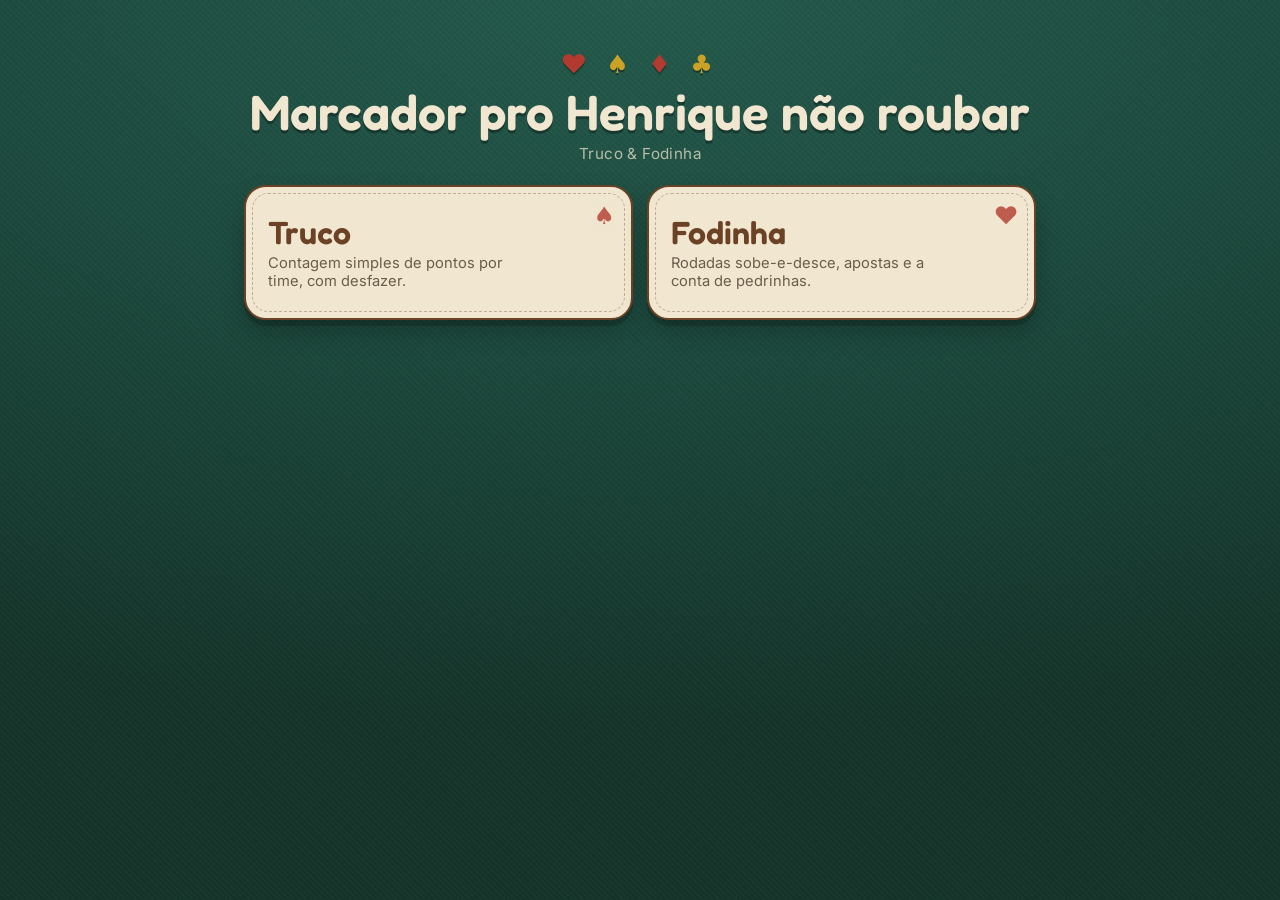
<file: index.html>
<!DOCTYPE html>
<html lang="pt-BR">
<head>
<meta charset="UTF-8">
<meta name="viewport" content="width=device-width, initial-scale=1, viewport-fit=cover">
<meta name="theme-color" content="#1C4A3E">
<meta name="description" content="Placar de mesa para Truco e Fodinha — funciona offline e salva a partida no navegador.">
<meta name="mobile-web-app-capable" content="yes">
<meta name="apple-mobile-web-app-status-bar-style" content="black-translucent">
<title>Placar de Mesa — Truco &amp; Fodinha</title>
<link rel="icon" href="data:image/svg+xml,<svg xmlns='http://www.w3.org/2000/svg' viewBox='0 0 32 32'><rect width='32' height='32' rx='7' fill='%231C4A3E'/><text y='24' x='16' font-size='20' text-anchor='middle'>%E2%99%A0</text></svg>">
<link rel="preconnect" href="https://fonts.googleapis.com">
<link rel="preconnect" href="https://fonts.gstatic.com" crossorigin>
<link rel="stylesheet" href="https://fonts.googleapis.com/css2?family=Fredoka:wght@400;500;600&family=Inter:wght@400;600;700&display=swap">
<link rel="stylesheet" href="css/style.css">
<link rel="manifest" href="manifest.webmanifest">
</head>
<body>

<main class="shell">

  <header class="marca">
    <div class="marca__naipes" aria-hidden="true">
      <span class="vermelho">&hearts;</span> &spades; <span class="vermelho">&diams;</span> &clubs;
    </div>
    <h1 class="marca__titulo">Marcador pro Henrique não roubar</h1>
    <p class="marca__sub">Truco &amp; Fodinha</p>
  </header>

  <!-- Avisos de partida em andamento, montados por js/menu.js -->
  <div id="retomadas"></div>

  <nav class="menu-jogos" aria-label="Escolha o jogo">
    <a class="card-jogo" href="truco.html">
      <span class="card-jogo__selo" aria-hidden="true">&spades;</span>
      <h2 class="card-jogo__nome">Truco</h2>
      <p class="card-jogo__desc">Contagem simples de pontos por time, com desfazer.</p>
    </a>

    <a class="card-jogo" href="fodinha.html">
      <span class="card-jogo__selo" aria-hidden="true">&hearts;</span>
      <h2 class="card-jogo__nome">Fodinha</h2>
      <p class="card-jogo__desc">Rodadas sobe-e-desce, apostas e a conta de pedrinhas.</p>
    </a>
  </nav>

</main>

<script src="js/storage.js"></script>
<script src="js/ui.js"></script>
<script src="js/menu.js"></script>
</body>
</html>
</file>
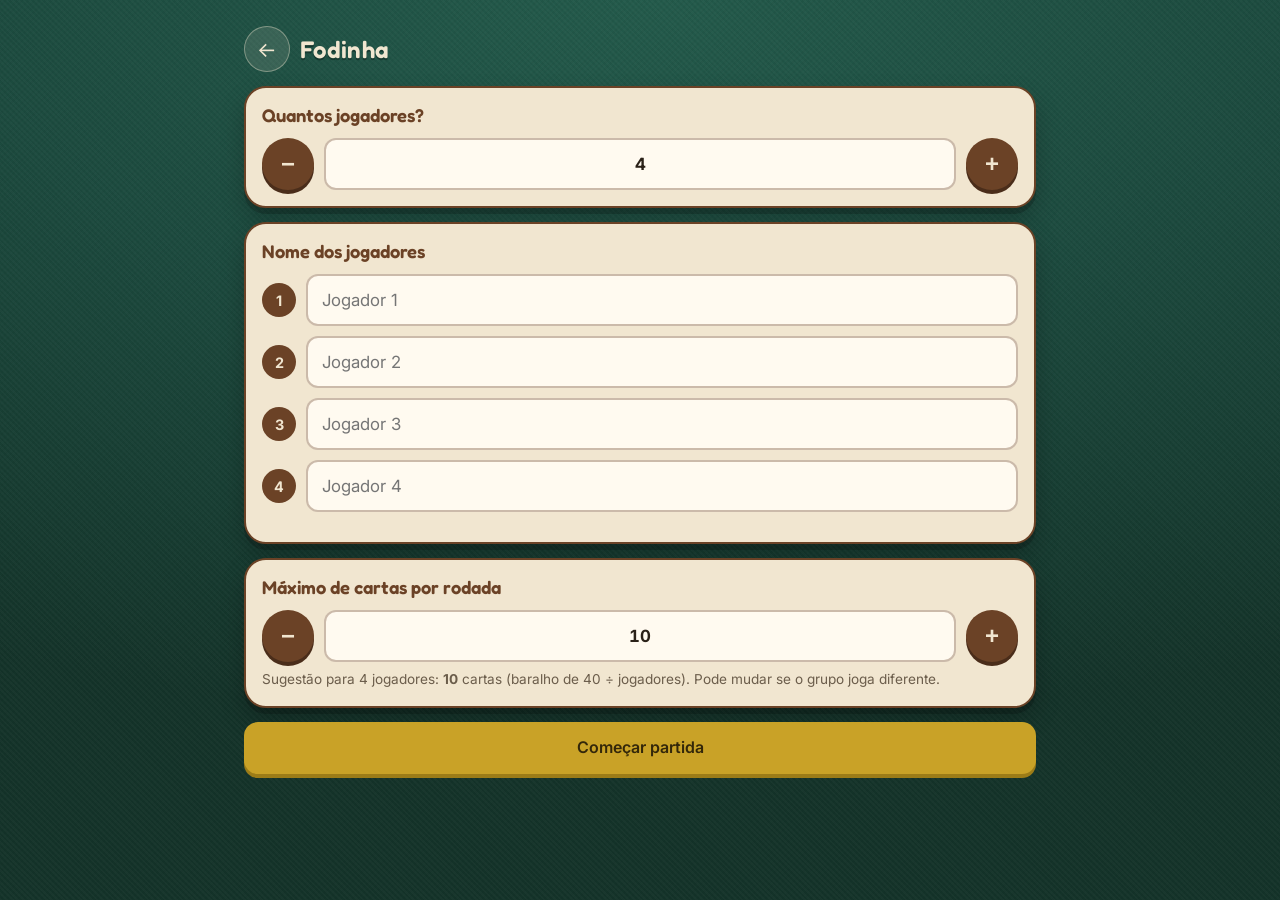
<file: fodinha.html>
<!DOCTYPE html>
<html lang="pt-BR">
<head>
<meta charset="UTF-8">
<meta name="viewport" content="width=device-width, initial-scale=1, viewport-fit=cover">
<meta name="theme-color" content="#1C4A3E">
<meta name="mobile-web-app-capable" content="yes">
<title>Fodinha — Placar de Mesa</title>
<link rel="icon" href="data:image/svg+xml,<svg xmlns='http://www.w3.org/2000/svg' viewBox='0 0 32 32'><rect width='32' height='32' rx='7' fill='%231C4A3E'/><text y='24' x='16' font-size='20' text-anchor='middle'>%E2%99%A5</text></svg>">
<link rel="preconnect" href="https://fonts.googleapis.com">
<link rel="preconnect" href="https://fonts.gstatic.com" crossorigin>
<link rel="stylesheet" href="https://fonts.googleapis.com/css2?family=Fredoka:wght@400;500;600&family=Inter:wght@400;600;700&display=swap">
<link rel="stylesheet" href="css/style.css">
<link rel="manifest" href="manifest.webmanifest">
</head>
<body>

<!-- ===================== SETUP ===================== -->
<main class="shell" id="tela-setup" hidden>

  <header class="topo">
    <a class="btn-voltar" href="index.html" aria-label="Voltar ao menu">&larr;</a>
    <h1 class="topo__titulo">Fodinha</h1>
  </header>

  <section class="painel">
    <h2 class="painel__titulo">Quantos jogadores?</h2>
    <div class="contador-qtd">
      <button type="button" class="btn-redondo" id="menos-jogadores" aria-label="Menos um jogador">−</button>
      <input class="entrada entrada--numero" id="qtd-jogadores" type="number" inputmode="numeric"
             step="1" min="2" max="20" value="4" aria-label="Quantidade de jogadores">
      <button type="button" class="btn-redondo" id="mais-jogadores" aria-label="Mais um jogador">+</button>
    </div>
  </section>

  <section class="painel">
    <h2 class="painel__titulo">Nome dos jogadores</h2>
    <div class="lista-nomes" id="nomes-jogadores"></div>
  </section>

  <section class="painel">
    <h2 class="painel__titulo">Máximo de cartas por rodada</h2>
    <div class="contador-qtd">
      <button type="button" class="btn-redondo" id="menos-cartas" aria-label="Menos uma carta">−</button>
      <input class="entrada entrada--numero" id="max-cartas" type="number" inputmode="numeric"
             step="1" min="1" max="20" value="10" aria-label="Máximo de cartas por rodada">
      <button type="button" class="btn-redondo" id="mais-cartas" aria-label="Mais uma carta">+</button>
    </div>
    <p class="painel__nota" id="nota-max-cartas"></p>
  </section>

  <button type="button" class="btn btn--principal btn--bloco" id="iniciar-fodinha"
          style="margin-bottom:16px">Começar partida</button>

</main>

<!-- ===================== JOGO ===================== -->
<main class="shell shell--com-barra" id="tela-jogo" hidden>

  <header class="topo">
    <a class="btn-voltar" href="index.html" aria-label="Voltar ao menu">&larr;</a>
    <h1 class="topo__titulo">Fodinha</h1>
  </header>

  <div class="abas" role="tablist" aria-label="Seções do jogo">
    <button type="button" class="aba" role="tab" id="aba-rodada" data-aba="rodada" aria-selected="true">Rodada</button>
    <button type="button" class="aba" role="tab" id="aba-ranking" data-aba="ranking" aria-selected="false">Ranking</button>
    <button type="button" class="aba" role="tab" id="aba-historico" data-aba="historico" aria-selected="false">Histórico</button>
  </div>

  <!-- ---------- Aba: rodada atual ---------- -->
  <section id="painel-rodada" role="tabpanel" aria-labelledby="aba-rodada">
    <div class="rodada-topo">
      <div class="rodada-topo__info">
        <p class="rodada-topo__rotulo">Rodada atual</p>
        <p class="rodada-topo__cartas" id="rodada-cartas">1 carta</p>
        <p class="rodada-topo__dir" id="rodada-direcao"></p>
      </div>
      <button type="button" class="btn btn--fantasma btn--pequeno" id="editar-cartas">Ajustar</button>
    </div>

    <p class="aviso-soma" id="aviso-soma" hidden></p>

    <div id="lista-jogadas"></div>
  </section>

  <!-- ---------- Aba: ranking ---------- -->
  <section id="painel-ranking" role="tabpanel" aria-labelledby="aba-ranking" hidden>
    <div class="ranking" id="lista-ranking"></div>

    <section class="painel" style="margin-top:16px">
      <h2 class="painel__titulo">Partida</h2>
      <div class="pilha-8">
        <button type="button" class="btn btn--bloco" id="editar-max">Máximo de cartas por rodada</button>
        <button type="button" class="btn btn--bloco" id="trocar-jogadores">Trocar jogadores</button>
        <button type="button" class="btn btn--perigo btn--bloco" id="reiniciar">Reiniciar partida</button>
      </div>
      <p class="painel__nota">Vence quem tiver <strong>menos pedrinhas</strong>. O jogo não tem fim: parem quando quiserem.</p>
    </section>
  </section>

  <!-- ---------- Aba: histórico ---------- -->
  <section id="painel-historico" role="tabpanel" aria-labelledby="aba-historico" hidden>
    <div class="historico" id="lista-historico"></div>
  </section>

</main>

<div class="barra-acoes" id="barra-jogo" hidden>
  <div class="barra-acoes__interno">
    <button type="button" class="btn btn--madeira" id="desfazer-rodada">↺ Desfazer</button>
    <button type="button" class="btn btn--principal btn--largo" id="fechar-rodada">Fechar rodada</button>
  </div>
</div>

<script src="js/storage.js"></script>
<script src="js/ui.js"></script>
<script src="js/fodinha.js"></script>
</body>
</html>
</file>
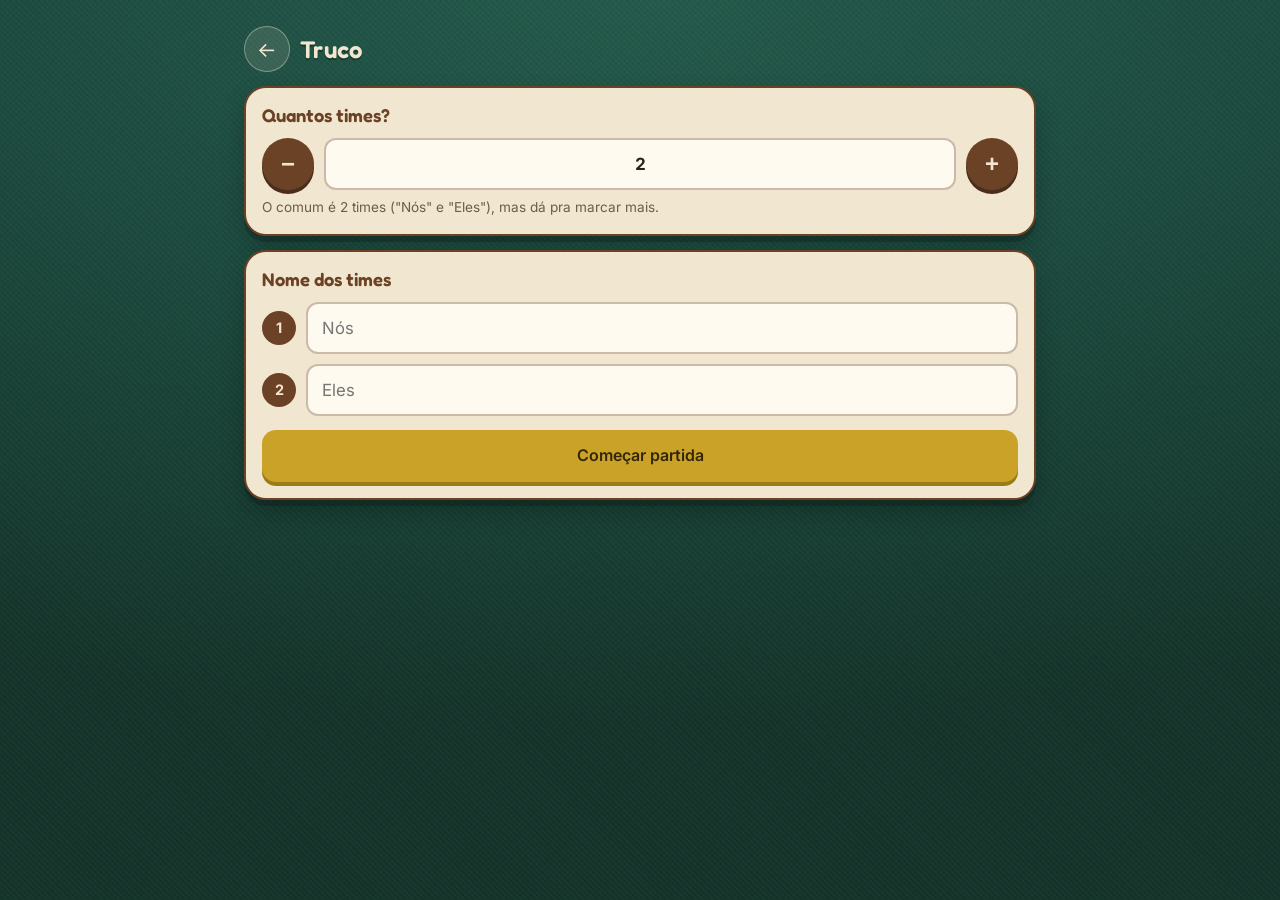
<file: truco.html>
<!DOCTYPE html>
<html lang="pt-BR">
<head>
<meta charset="UTF-8">
<meta name="viewport" content="width=device-width, initial-scale=1, viewport-fit=cover">
<meta name="theme-color" content="#1C4A3E">
<meta name="mobile-web-app-capable" content="yes">
<title>Truco — Placar de Mesa</title>
<link rel="icon" href="data:image/svg+xml,<svg xmlns='http://www.w3.org/2000/svg' viewBox='0 0 32 32'><rect width='32' height='32' rx='7' fill='%231C4A3E'/><text y='24' x='16' font-size='20' text-anchor='middle'>%E2%99%A0</text></svg>">
<link rel="preconnect" href="https://fonts.googleapis.com">
<link rel="preconnect" href="https://fonts.gstatic.com" crossorigin>
<link rel="stylesheet" href="https://fonts.googleapis.com/css2?family=Fredoka:wght@400;500;600&family=Inter:wght@400;600;700&display=swap">
<link rel="stylesheet" href="css/style.css">
<link rel="manifest" href="manifest.webmanifest">
</head>
<body>

<!-- ===================== SETUP ===================== -->
<main class="shell" id="tela-setup" hidden>

  <header class="topo">
    <a class="btn-voltar" href="index.html" aria-label="Voltar ao menu">&larr;</a>
    <h1 class="topo__titulo">Truco</h1>
  </header>

  <section class="painel">
    <h2 class="painel__titulo">Quantos times?</h2>
    <div class="contador-qtd">
      <button type="button" class="btn-redondo" id="menos-times" aria-label="Menos um time">−</button>
      <input class="entrada entrada--numero" id="qtd-times" type="number" inputmode="numeric"
             step="1" min="2" max="12" value="2" aria-label="Quantidade de times">
      <button type="button" class="btn-redondo" id="mais-times" aria-label="Mais um time">+</button>
    </div>
    <p class="painel__nota">O comum é 2 times ("Nós" e "Eles"), mas dá pra marcar mais.</p>
  </section>

  <section class="painel">
    <h2 class="painel__titulo">Nome dos times</h2>
    <div class="lista-nomes" id="nomes-times"></div>
    <button type="button" class="btn btn--principal btn--bloco" id="iniciar-truco">Começar partida</button>
  </section>

</main>

<!-- ===================== JOGO ===================== -->
<main class="shell shell--com-barra" id="tela-jogo" hidden>

  <header class="topo">
    <a class="btn-voltar" href="index.html" aria-label="Voltar ao menu">&larr;</a>
    <h1 class="topo__titulo">Truco</h1>
    <button type="button" class="btn btn--fantasma btn--pequeno" id="editar-times">Times</button>
  </header>

  <div id="lista-times"></div>

  <p class="painel__nota" style="color:rgba(241,230,208,.6);text-align:center;padding:0 8px">
    Toque em <strong>+1 / +2 / +3</strong> pra marcar. Errou? Use o <strong>−1</strong> ou o desfazer.
  </p>

</main>

<div class="barra-acoes" id="barra-jogo" hidden>
  <div class="barra-acoes__interno">
    <button type="button" class="btn btn--madeira btn--largo" id="desfazer">↺ Desfazer</button>
    <button type="button" class="btn btn--perigo" id="reiniciar">Reiniciar</button>
  </div>
</div>

<script src="js/storage.js"></script>
<script src="js/ui.js"></script>
<script src="js/truco.js"></script>
</body>
</html>
</file>
<file: css/style.css>
/* ==========================================================================
   Placar de Mesa — Truco & Fodinha
   Estilos compartilhados. Mobile-first (base pensada em ~375px de largura).
   ========================================================================== */

:root {
  --feltro: #1C4A3E;
  --feltro-escuro: #143329;
  --feltro-claro: #235a4b;
  --madeira: #6B4226;
  --madeira-escura: #4a2d1a;
  --marfim: #F1E6D0;
  --marfim-sombra: #ddcdb0;
  --vermelho: #B23A2E;
  --vermelho-escuro: #8c2c22;
  --dourado: #C9A227;
  --dourado-escuro: #9c7c17;
  --pedra: #8A8D91;
  --pedra-escura: #63666a;

  --tinta: #2a2118;          /* texto sobre marfim */
  --tinta-suave: #6b5d4b;

  --raio: 16px;
  --raio-g: 22px;
  --toque: 52px;             /* área mínima de toque */

  --fonte-display: "Fredoka", "Bagel Fat One", "Trebuchet MS", "Segoe UI", system-ui, sans-serif;
  --fonte-corpo: "Inter", "Work Sans", "Segoe UI", system-ui, -apple-system, sans-serif;

  --sombra-carta: 0 6px 0 rgba(0, 0, 0, .18), 0 12px 24px rgba(0, 0, 0, .22);
}

*,
*::before,
*::after { box-sizing: border-box; }

html { -webkit-text-size-adjust: 100%; }

body {
  margin: 0;
  min-height: 100dvh;
  font-family: var(--fonte-corpo);
  color: var(--marfim);
  background-color: var(--feltro);
  /* textura de feltro: trama fina + vinheta, sem cara de gradiente de dashboard */
  background-image:
    repeating-linear-gradient(45deg, rgba(255, 255, 255, .022) 0 2px, transparent 2px 4px),
    repeating-linear-gradient(-45deg, rgba(0, 0, 0, .035) 0 2px, transparent 2px 4px),
    radial-gradient(120% 80% at 50% 0%, var(--feltro-claro) 0%, var(--feltro) 45%, var(--feltro-escuro) 100%);
  background-attachment: fixed;
  -webkit-tap-highlight-color: transparent;
}

/* Layout base ------------------------------------------------------------ */

.shell {
  width: 100%;
  max-width: 560px;
  margin: 0 auto;
  padding: 14px 14px calc(20px + env(safe-area-inset-bottom));
}

.shell--com-barra { padding-bottom: calc(112px + env(safe-area-inset-bottom)); }

.topo {
  display: flex;
  align-items: center;
  gap: 10px;
  padding: 6px 0 14px;
}

.topo__titulo {
  font-family: var(--fonte-display);
  font-size: 1.5rem;
  font-weight: 600;
  margin: 0;
  flex: 1;
  letter-spacing: .3px;
  text-shadow: 0 2px 0 rgba(0, 0, 0, .3);
}

/* Cabeçalho da home ------------------------------------------------------ */

.marca {
  text-align: center;
  padding: 28px 0 22px;
}

.marca__naipes {
  font-size: 1.6rem;
  letter-spacing: 6px;
  color: var(--dourado);
  text-shadow: 0 2px 0 rgba(0, 0, 0, .35);
}

.marca__naipes .vermelho { color: var(--vermelho); }

.marca__titulo {
  font-family: var(--fonte-display);
  font-size: clamp(2.2rem, 12vw, 3.1rem);
  line-height: 1.02;
  margin: 8px 0 6px;
  font-weight: 600;
  text-shadow: 0 3px 0 rgba(0, 0, 0, .32);
}

.marca__sub {
  margin: 0;
  color: rgba(241, 230, 208, .72);
  font-size: .95rem;
  letter-spacing: .4px;
}

/* Painéis (cartas) ------------------------------------------------------- */

.painel {
  background: var(--marfim);
  color: var(--tinta);
  border-radius: var(--raio-g);
  border: 2px solid var(--madeira);
  box-shadow: var(--sombra-carta);
  padding: 16px;
  margin-bottom: 14px;
}

.painel__titulo {
  font-family: var(--fonte-display);
  font-size: 1.15rem;
  font-weight: 600;
  margin: 0 0 12px;
  color: var(--madeira);
}

.painel__nota {
  margin: 8px 0 0;
  font-size: .85rem;
  color: var(--tinta-suave);
  line-height: 1.45;
}

/* Cards do menu ---------------------------------------------------------- */

.menu-jogos {
  display: grid;
  gap: 14px;
  grid-template-columns: 1fr;
}

.card-jogo {
  display: block;
  text-decoration: none;
  background: var(--marfim);
  color: var(--tinta);
  border: 2px solid var(--madeira);
  border-radius: var(--raio-g);
  box-shadow: var(--sombra-carta);
  padding: 20px 18px;
  position: relative;
  overflow: hidden;
  transition: transform .12s ease, box-shadow .12s ease;
}

.card-jogo::after {
  content: "";
  position: absolute;
  inset: 6px;
  border: 1.5px dashed rgba(107, 66, 38, .35);
  border-radius: 16px;
  pointer-events: none;
}

.card-jogo:active {
  transform: translateY(4px);
  box-shadow: 0 2px 0 rgba(0, 0, 0, .18), 0 6px 12px rgba(0, 0, 0, .2);
}

.card-jogo__nome {
  font-family: var(--fonte-display);
  font-size: 2rem;
  font-weight: 600;
  color: var(--madeira);
  margin: 0 0 4px;
  line-height: 1.1;
}

.card-jogo__desc {
  margin: 0;
  font-size: .92rem;
  color: var(--tinta-suave);
  max-width: 30ch;
}

.card-jogo__selo {
  position: absolute;
  top: 14px;
  right: 16px;
  font-size: 1.5rem;
  color: var(--vermelho);
  opacity: .8;
}

/* Botões ----------------------------------------------------------------- */

.btn {
  font-family: var(--fonte-corpo);
  font-size: 1rem;
  font-weight: 600;
  min-height: var(--toque);
  padding: 12px 18px;
  border-radius: 14px;
  border: none;
  cursor: pointer;
  /* tom levemente mais escuro que o marfim: destaca o botão dentro do painel */
  background: #e3d3b4;
  color: var(--tinta);
  box-shadow: 0 4px 0 #bfa981;
  transition: transform .08s ease, box-shadow .08s ease, filter .12s ease;
  touch-action: manipulation;
  line-height: 1.2;
}

.btn:active {
  transform: translateY(3px);
  box-shadow: 0 1px 0 #bfa981;
}

.btn:disabled {
  opacity: .45;
  cursor: not-allowed;
  transform: none;
  box-shadow: 0 4px 0 #bfa981;
}

.btn--principal {
  background: var(--dourado);
  color: #33270a;
  box-shadow: 0 4px 0 var(--dourado-escuro);
}
.btn--principal:active { box-shadow: 0 1px 0 var(--dourado-escuro); }
.btn--principal:disabled { box-shadow: 0 4px 0 var(--dourado-escuro); }

.btn--perigo {
  background: var(--vermelho);
  color: #fff;
  box-shadow: 0 4px 0 var(--vermelho-escuro);
}
.btn--perigo:active { box-shadow: 0 1px 0 var(--vermelho-escuro); }

.btn--madeira {
  background: var(--madeira);
  color: var(--marfim);
  box-shadow: 0 4px 0 var(--madeira-escura);
}
.btn--madeira:active { box-shadow: 0 1px 0 var(--madeira-escura); }

.btn--fantasma {
  background: rgba(241, 230, 208, .12);
  color: var(--marfim);
  box-shadow: 0 4px 0 rgba(0, 0, 0, .22);
  border: 1.5px solid rgba(241, 230, 208, .4);
}
.btn--fantasma:active { box-shadow: 0 1px 0 rgba(0, 0, 0, .22); }

.btn--bloco { width: 100%; }

.btn--pequeno {
  min-height: 44px;
  padding: 8px 14px;
  font-size: .9rem;
  border-radius: 12px;
}

.btn-voltar {
  display: inline-flex;
  align-items: center;
  justify-content: center;
  width: 46px;
  height: 46px;
  border-radius: 50%;
  border: 1.5px solid rgba(241, 230, 208, .4);
  background: rgba(241, 230, 208, .12);
  color: var(--marfim);
  font-size: 1.3rem;
  text-decoration: none;
  cursor: pointer;
  flex: none;
}

.btn-voltar:active { background: rgba(241, 230, 208, .25); }

/* Barra fixa inferior (alcance do polegar) -------------------------------- */

.barra-acoes {
  position: fixed;
  left: 0;
  right: 0;
  bottom: 0;
  z-index: 20;
  padding: 10px 14px calc(10px + env(safe-area-inset-bottom));
  background: linear-gradient(to top, var(--feltro-escuro) 62%, rgba(20, 51, 41, 0));
}

.barra-acoes__interno {
  width: 100%;
  max-width: 560px;
  margin: 0 auto;
  display: flex;
  gap: 8px;
}

.barra-acoes .btn { flex: 1; }
.barra-acoes .btn--largo { flex: 2; }

/* Formulários ------------------------------------------------------------ */

.campo { margin-bottom: 12px; }

.campo__rotulo {
  display: block;
  font-size: .85rem;
  font-weight: 600;
  color: var(--madeira);
  margin-bottom: 6px;
  letter-spacing: .2px;
}

.entrada {
  width: 100%;
  min-height: var(--toque);
  padding: 12px 14px;
  font-family: var(--fonte-corpo);
  font-size: 1.05rem;
  color: var(--tinta);
  background: #fffaf0;
  border: 2px solid rgba(107, 66, 38, .35);
  border-radius: 12px;
  outline: none;
}

.entrada:focus {
  border-color: var(--madeira);
  box-shadow: 0 0 0 3px rgba(201, 162, 39, .35);
}

.entrada--numero {
  text-align: center;
  font-variant-numeric: tabular-nums;
  font-weight: 700;
}

/* remove as setinhas do input number (usamos os steppers) */
.entrada--numero::-webkit-outer-spin-button,
.entrada--numero::-webkit-inner-spin-button {
  -webkit-appearance: none;
  margin: 0;
}
.entrada--numero { -moz-appearance: textfield; appearance: textfield; }

.lista-nomes {
  display: grid;
  gap: 10px;
  margin-bottom: 14px;
}

.linha-nome {
  display: flex;
  align-items: center;
  gap: 10px;
}

.linha-nome__num {
  flex: none;
  width: 34px;
  height: 34px;
  border-radius: 50%;
  background: var(--madeira);
  color: var(--marfim);
  display: grid;
  place-items: center;
  font-weight: 700;
  font-size: .9rem;
}

.contador-qtd {
  display: flex;
  align-items: center;
  gap: 10px;
}

.contador-qtd .entrada { flex: 1; }

.btn-redondo {
  flex: none;
  width: var(--toque);
  height: var(--toque);
  border-radius: 50%;
  border: none;
  background: var(--madeira);
  color: var(--marfim);
  font-size: 1.5rem;
  font-weight: 700;
  line-height: 1;
  cursor: pointer;
  box-shadow: 0 4px 0 var(--madeira-escura);
  touch-action: manipulation;
  display: grid;
  place-items: center;
}

.btn-redondo:active { transform: translateY(3px); box-shadow: 0 1px 0 var(--madeira-escura); }
.btn-redondo:disabled { opacity: .4; cursor: not-allowed; transform: none; }

/* Truco: painel de time -------------------------------------------------- */

.time {
  background: var(--marfim);
  border: 2px solid var(--madeira);
  border-radius: var(--raio-g);
  box-shadow: var(--sombra-carta);
  padding: 14px;
  margin-bottom: 12px;
  color: var(--tinta);
}

.time__cabecalho {
  display: flex;
  align-items: center;
  gap: 12px;
  margin-bottom: 8px;
}

.time__nome {
  font-family: var(--fonte-display);
  font-size: 1.35rem;
  font-weight: 600;
  color: var(--madeira);
  margin: 0;
  flex: 1;
  overflow-wrap: anywhere;
}

.time__pontos {
  font-family: var(--fonte-display);
  font-size: 3.6rem;
  line-height: .9;
  font-variant-numeric: tabular-nums;
  font-weight: 600;
  color: var(--tinta);
  min-width: 2.2ch;
  text-align: right;
}

.time--lider .time__pontos { color: var(--dourado-escuro); }

.time--lider .time__nome::after {
  content: " ♛";
  color: var(--dourado);
}

.time__fichas {
  display: grid;
  grid-template-columns: repeat(3, 1fr);
  gap: 8px;
}

.ficha {
  font-family: var(--fonte-display);
  font-size: 1.35rem;
  font-weight: 600;
  min-height: 58px;
  border: none;
  border-radius: 14px;
  background: var(--feltro);
  color: var(--marfim);
  box-shadow: 0 4px 0 var(--feltro-escuro);
  cursor: pointer;
  touch-action: manipulation;
}

.ficha:active { transform: translateY(3px); box-shadow: 0 1px 0 var(--feltro-escuro); }

.time__secundarios {
  display: grid;
  grid-template-columns: 1fr 1fr;
  gap: 8px;
  margin-top: 8px;
}

.btn-sec {
  min-height: 46px;
  border: 1.5px solid rgba(107, 66, 38, .4);
  border-radius: 12px;
  background: rgba(107, 66, 38, .08);
  color: var(--madeira);
  font-family: var(--fonte-corpo);
  font-size: .95rem;
  font-weight: 600;
  cursor: pointer;
  touch-action: manipulation;
}

.btn-sec:active { background: rgba(107, 66, 38, .2); }

/* Abas ------------------------------------------------------------------- */

.abas {
  display: grid;
  grid-auto-flow: column;
  gap: 6px;
  padding: 5px;
  background: rgba(0, 0, 0, .22);
  border-radius: 16px;
  margin-bottom: 14px;
}

.aba {
  min-height: 46px;
  border: none;
  border-radius: 12px;
  background: transparent;
  color: rgba(241, 230, 208, .72);
  font-family: var(--fonte-corpo);
  font-size: .95rem;
  font-weight: 600;
  cursor: pointer;
  touch-action: manipulation;
}

.aba[aria-selected="true"] {
  background: var(--marfim);
  color: var(--madeira);
  box-shadow: 0 2px 6px rgba(0, 0, 0, .25);
}

/* Fodinha: cabeçalho da rodada ------------------------------------------- */

.rodada-topo {
  background: var(--madeira);
  border: 2px solid var(--madeira-escura);
  border-radius: var(--raio-g);
  padding: 14px 16px;
  margin-bottom: 14px;
  display: flex;
  align-items: center;
  gap: 12px;
  box-shadow: var(--sombra-carta);
}

.rodada-topo__info { flex: 1; }

.rodada-topo__rotulo {
  font-size: .78rem;
  text-transform: uppercase;
  letter-spacing: 1.2px;
  color: rgba(241, 230, 208, .7);
  margin: 0 0 2px;
}

.rodada-topo__cartas {
  font-family: var(--fonte-display);
  font-size: 1.75rem;
  font-weight: 600;
  color: var(--marfim);
  margin: 0;
  line-height: 1.1;
}

.rodada-topo__dir {
  font-size: .8rem;
  color: var(--dourado);
  margin: 2px 0 0;
  letter-spacing: .3px;
}

/* Fodinha: linha de jogador na rodada ------------------------------------ */

.jogada {
  background: var(--marfim);
  border: 2px solid var(--madeira);
  border-radius: var(--raio);
  padding: 12px;
  margin-bottom: 10px;
  box-shadow: 0 4px 0 rgba(0, 0, 0, .16);
  color: var(--tinta);
}

.jogada__topo {
  display: flex;
  align-items: baseline;
  gap: 8px;
  margin-bottom: 10px;
}

.jogada__nome {
  font-family: var(--fonte-display);
  font-size: 1.2rem;
  font-weight: 600;
  color: var(--madeira);
  flex: 1;
  overflow-wrap: anywhere;
}

.jogada__pedrinhas-mini {
  font-size: .8rem;
  color: var(--tinta-suave);
  font-variant-numeric: tabular-nums;
  white-space: nowrap;
}

.jogada__campos {
  display: grid;
  grid-template-columns: 1fr 1fr;
  gap: 10px;
}

.stepper__rotulo {
  display: block;
  font-size: .75rem;
  font-weight: 700;
  text-transform: uppercase;
  letter-spacing: .6px;
  color: var(--tinta-suave);
  margin-bottom: 5px;
  text-align: center;
}

.stepper__controles {
  display: flex;
  align-items: center;
  gap: 4px;
}

.stepper__btn {
  flex: none;
  width: 44px;
  height: 48px;
  border-radius: 12px;
  border: none;
  background: rgba(107, 66, 38, .14);
  color: var(--madeira);
  font-size: 1.4rem;
  font-weight: 700;
  line-height: 1;
  cursor: pointer;
  touch-action: manipulation;
}

.stepper__btn:active { background: rgba(107, 66, 38, .3); }
.stepper__btn:disabled { opacity: .35; cursor: not-allowed; }

.stepper__valor {
  flex: 1;
  min-width: 0;
  height: 48px;
  padding: 0 2px;
  text-align: center;
  font-family: var(--fonte-display);
  font-size: 1.5rem;
  font-weight: 600;
  font-variant-numeric: tabular-nums;
  color: var(--tinta);
  background: #fffaf0;
  border: 2px solid rgba(107, 66, 38, .35);
  border-radius: 12px;
  outline: none;
}

/* no modal de correção o input aparece sozinho, sem os botões − / + */
.stepper > .stepper__valor { width: 100%; }

.stepper__valor:focus {
  border-color: var(--madeira);
  box-shadow: 0 0 0 3px rgba(201, 162, 39, .35);
}

.stepper__valor::-webkit-outer-spin-button,
.stepper__valor::-webkit-inner-spin-button { -webkit-appearance: none; margin: 0; }
.stepper__valor { -moz-appearance: textfield; appearance: textfield; }

.jogada--bateu { border-color: var(--dourado); }
.jogada--errou { border-color: var(--vermelho); }

.jogada__aviso {
  margin: 8px 0 0;
  font-size: .82rem;
  font-weight: 600;
}

.jogada__aviso--errou { color: var(--vermelho); }
.jogada__aviso--bateu { color: var(--dourado-escuro); }

.aviso-soma {
  margin: 0 0 12px;
  padding: 10px 12px;
  border-radius: 12px;
  background: rgba(178, 58, 46, .16);
  border: 1.5px solid var(--vermelho);
  color: #ffe3de;
  font-size: .88rem;
  line-height: 1.4;
}

.aviso-soma--ok {
  background: rgba(201, 162, 39, .14);
  border-color: var(--dourado);
  color: #f7e9bf;
}

/* Pedrinhas -------------------------------------------------------------- */

.pedrinha {
  width: 32px;
  height: 28px;
  flex: none;
  display: block;
}

/* variação leve de tamanho: fileira de pedra não é fileira de bolinha igual */
.pedrinhas__pilha .pedrinha:nth-child(2n) { width: 29px; height: 25px; }
.pedrinhas__pilha .pedrinha:nth-child(3n) { width: 33px; height: 29px; }

.pedrinha__corpo { fill: var(--pedra); }
.pedrinha__base { fill: var(--pedra-escura); }
.pedrinha__sombra { fill: rgba(0, 0, 0, .18); }
.pedrinha__pinta { fill: rgba(0, 0, 0, .13); }
.pedrinha__brilho { fill: none; stroke: rgba(255, 255, 255, .5); stroke-width: 1.4; stroke-linecap: round; }

/* carinhas */
.pedrinha__olho { fill: #2f3235; }
.pedrinha__boca,
.pedrinha__traco {
  fill: none;
  stroke: #2f3235;
  stroke-width: 1.15;
  stroke-linecap: round;
  stroke-linejoin: round;
}

.pedrinhas {
  display: flex;
  flex-wrap: wrap;
  align-items: center;
  gap: 4px 10px;
  min-height: 24px;
}

.pedrinhas__pilha {
  display: flex;
  align-items: flex-end;
}

.pedrinhas__pilha .pedrinha:not(:first-child) { margin-left: -2px; }
.pedrinhas__pilha .pedrinha:nth-child(2n) { margin-bottom: -2px; }

.pedrinhas__vazio {
  font-size: .85rem;
  color: var(--tinta-suave);
  font-style: italic;
}

.pedrinhas__total {
  font-family: var(--fonte-display);
  font-size: 1.2rem;
  font-weight: 600;
  color: var(--pedra-escura);
  font-variant-numeric: tabular-nums;
  margin-left: 2px;
}

.pedrinha--nova { animation: cai-pedrinha .42s cubic-bezier(.34, 1.4, .64, 1) backwards; }

@keyframes cai-pedrinha {
  0%   { transform: translateY(-16px) rotate(-14deg); opacity: 0; }
  70%  { transform: translateY(2px) rotate(3deg); opacity: 1; }
  100% { transform: translateY(0) rotate(0); opacity: 1; }
}

/* Ranking ---------------------------------------------------------------- */

.ranking { display: grid; gap: 10px; }

.rank {
  display: flex;
  align-items: center;
  gap: 12px;
  background: var(--marfim);
  border: 2px solid var(--madeira);
  border-radius: var(--raio);
  box-shadow: 0 4px 0 rgba(0, 0, 0, .16);
  padding: 12px;
  color: var(--tinta);
}

.rank__pos {
  flex: none;
  width: 32px;
  height: 32px;
  border-radius: 50%;
  display: grid;
  place-items: center;
  background: rgba(107, 66, 38, .14);
  color: var(--madeira);
  font-weight: 700;
  font-size: .9rem;
  font-variant-numeric: tabular-nums;
}

.rank__corpo { flex: 1; min-width: 0; }

.rank__nome {
  font-family: var(--fonte-display);
  font-size: 1.25rem;
  font-weight: 600;
  color: var(--madeira);
  margin: 0 0 6px;
  display: flex;
  align-items: center;
  gap: 6px;
  overflow-wrap: anywhere;
}

.rank--lider { border-color: var(--dourado); }
.rank--lider .rank__pos { background: var(--dourado); color: #33270a; }
.rank--lider .rank__nome { color: var(--dourado-escuro); }

.rank__coroa { color: var(--dourado); font-size: 1.1rem; }

/* Histórico -------------------------------------------------------------- */

.historico { display: grid; gap: 10px; }

.rodada-item {
  width: 100%;
  text-align: left;
  background: var(--marfim);
  border: 2px solid var(--madeira);
  border-radius: var(--raio);
  box-shadow: 0 4px 0 rgba(0, 0, 0, .16);
  padding: 12px;
  color: var(--tinta);
  font-family: var(--fonte-corpo);
  cursor: pointer;
  display: flex;
  align-items: center;
  gap: 12px;
  touch-action: manipulation;
}

.rodada-item:active { transform: translateY(2px); box-shadow: 0 2px 0 rgba(0, 0, 0, .16); }

.rodada-item__selo {
  flex: none;
  width: 44px;
  height: 56px;
  border-radius: 8px;
  background: var(--feltro);
  color: var(--marfim);
  display: grid;
  place-items: center;
  font-family: var(--fonte-display);
  font-size: 1.4rem;
  font-weight: 600;
  border: 2px solid var(--madeira-escura);
}

.rodada-item__info { flex: 1; min-width: 0; display: block; }

.rodada-item__titulo {
  display: block;
  font-weight: 700;
  font-size: 1rem;
  margin: 0 0 3px;
}

.rodada-item__resumo {
  display: block;
  margin: 0;
  font-size: .85rem;
  color: var(--tinta-suave);
  line-height: 1.4;
  overflow-wrap: anywhere;
}

.rodada-item__seta { color: var(--madeira); font-size: 1.3rem; flex: none; }

/* Estado vazio ----------------------------------------------------------- */

.vazio {
  text-align: center;
  padding: 26px 16px;
  color: rgba(241, 230, 208, .72);
  font-size: .95rem;
  line-height: 1.5;
  border: 2px dashed rgba(241, 230, 208, .28);
  border-radius: var(--raio-g);
}

.vazio__icone { font-size: 2rem; display: block; margin-bottom: 8px; opacity: .8; }

/* Aviso de partida salva (home) ------------------------------------------ */

.retomar {
  position: relative;
  background: var(--marfim);
  border: 2px solid var(--dourado);
  border-radius: var(--raio-g);
  padding: 14px;
  margin-bottom: 16px;
  color: var(--tinta);
  box-shadow: var(--sombra-carta);
}

.retomar--saindo {
  opacity: 0;
  transform: scale(.97);
  transition: opacity .18s ease, transform .18s ease;
}

.retomar__titulo {
  font-family: var(--fonte-display);
  font-size: 1.1rem;
  color: var(--madeira);
  margin: 0 44px 4px 0;   /* espaço pro X */
}

/* X pra dispensar o aviso sem mexer na partida salva */
.retomar__fechar {
  position: absolute;
  top: 6px;
  right: 6px;
  width: 40px;
  height: 40px;
  display: grid;
  place-items: center;
  border: none;
  border-radius: 50%;
  background: transparent;
  color: var(--madeira);
  font-size: 1.35rem;
  line-height: 1;
  cursor: pointer;
  touch-action: manipulation;
}

.retomar__fechar:active { background: rgba(107, 66, 38, .18); }

.retomar__texto {
  margin: 0 0 12px;
  font-size: .9rem;
  color: var(--tinta-suave);
  line-height: 1.45;
}

.retomar__acoes { display: flex; gap: 8px; }
.retomar__acoes .btn { flex: 1; }

/* Modal ------------------------------------------------------------------ */

.modal-fundo {
  position: fixed;
  inset: 0;
  z-index: 50;
  background: rgba(10, 26, 21, .72);
  display: flex;
  align-items: flex-end;
  justify-content: center;
  padding: 16px;
  padding-bottom: calc(16px + env(safe-area-inset-bottom));
  animation: fade-modal .18s ease;
}

@keyframes fade-modal { from { opacity: 0; } to { opacity: 1; } }

.modal {
  width: 100%;
  max-width: 460px;
  background: var(--marfim);
  color: var(--tinta);
  border: 2px solid var(--madeira);
  border-radius: var(--raio-g);
  box-shadow: 0 -6px 30px rgba(0, 0, 0, .4);
  padding: 18px;
  animation: sobe-modal .22s cubic-bezier(.3, 1.1, .5, 1);
  max-height: 86dvh;
  overflow-y: auto;
}

@keyframes sobe-modal { from { transform: translateY(24px); opacity: 0; } to { transform: none; opacity: 1; } }

.modal__titulo {
  font-family: var(--fonte-display);
  font-size: 1.3rem;
  font-weight: 600;
  color: var(--madeira);
  margin: 0 0 8px;
}

.modal__texto {
  margin: 0 0 16px;
  font-size: .95rem;
  line-height: 1.5;
  color: var(--tinta-suave);
}

.modal__acoes { display: flex; gap: 8px; }
.modal__acoes .btn { flex: 1; }

.modal__corpo { margin-bottom: 16px; }

/* Toast ------------------------------------------------------------------ */

.toast {
  position: fixed;
  left: 50%;
  bottom: calc(96px + env(safe-area-inset-bottom));
  transform: translateX(-50%);
  z-index: 60;
  background: var(--madeira);
  color: var(--marfim);
  border: 1.5px solid var(--madeira-escura);
  border-radius: 999px;
  padding: 11px 20px;
  font-size: .9rem;
  font-weight: 600;
  box-shadow: 0 6px 18px rgba(0, 0, 0, .35);
  max-width: calc(100% - 32px);
  text-align: center;
  animation: toast-entra .2s ease;
}

@keyframes toast-entra { from { opacity: 0; transform: translate(-50%, 12px); } to { opacity: 1; transform: translate(-50%, 0); } }

.toast--saindo { opacity: 0; transition: opacity .25s ease; }

/* Utilitários ------------------------------------------------------------ */

.oculto { display: none !important; }

.sr-only {
  position: absolute;
  width: 1px; height: 1px;
  padding: 0; margin: -1px;
  overflow: hidden;
  clip: rect(0 0 0 0);
  white-space: nowrap;
  border: 0;
}

.pilha-8 { display: grid; gap: 8px; }
.pilha-12 { display: grid; gap: 12px; }

/* Foco visível para navegação por teclado */
:where(button, a, input, [tabindex]):focus-visible {
  outline: 3px solid var(--dourado);
  outline-offset: 2px;
}

/* Telas maiores ---------------------------------------------------------- */

@media (min-width: 620px) {
  .shell { max-width: 700px; padding-top: 20px; }
  .barra-acoes__interno { max-width: 700px; }
  .menu-jogos { grid-template-columns: 1fr 1fr; }
  .card-jogo { padding: 28px 22px; }
  .time__pontos { font-size: 4.2rem; }
}

@media (min-width: 900px) {
  .shell { max-width: 820px; }
  .barra-acoes__interno { max-width: 820px; }
}

/* Acessibilidade: reduzir movimento --------------------------------------- */

@media (prefers-reduced-motion: reduce) {
  *,
  *::before,
  *::after {
    animation-duration: .001ms !important;
    animation-iteration-count: 1 !important;
    transition-duration: .001ms !important;
  }
  .btn:active, .ficha:active, .btn-redondo:active, .card-jogo:active { transform: none; }
}
</file>
